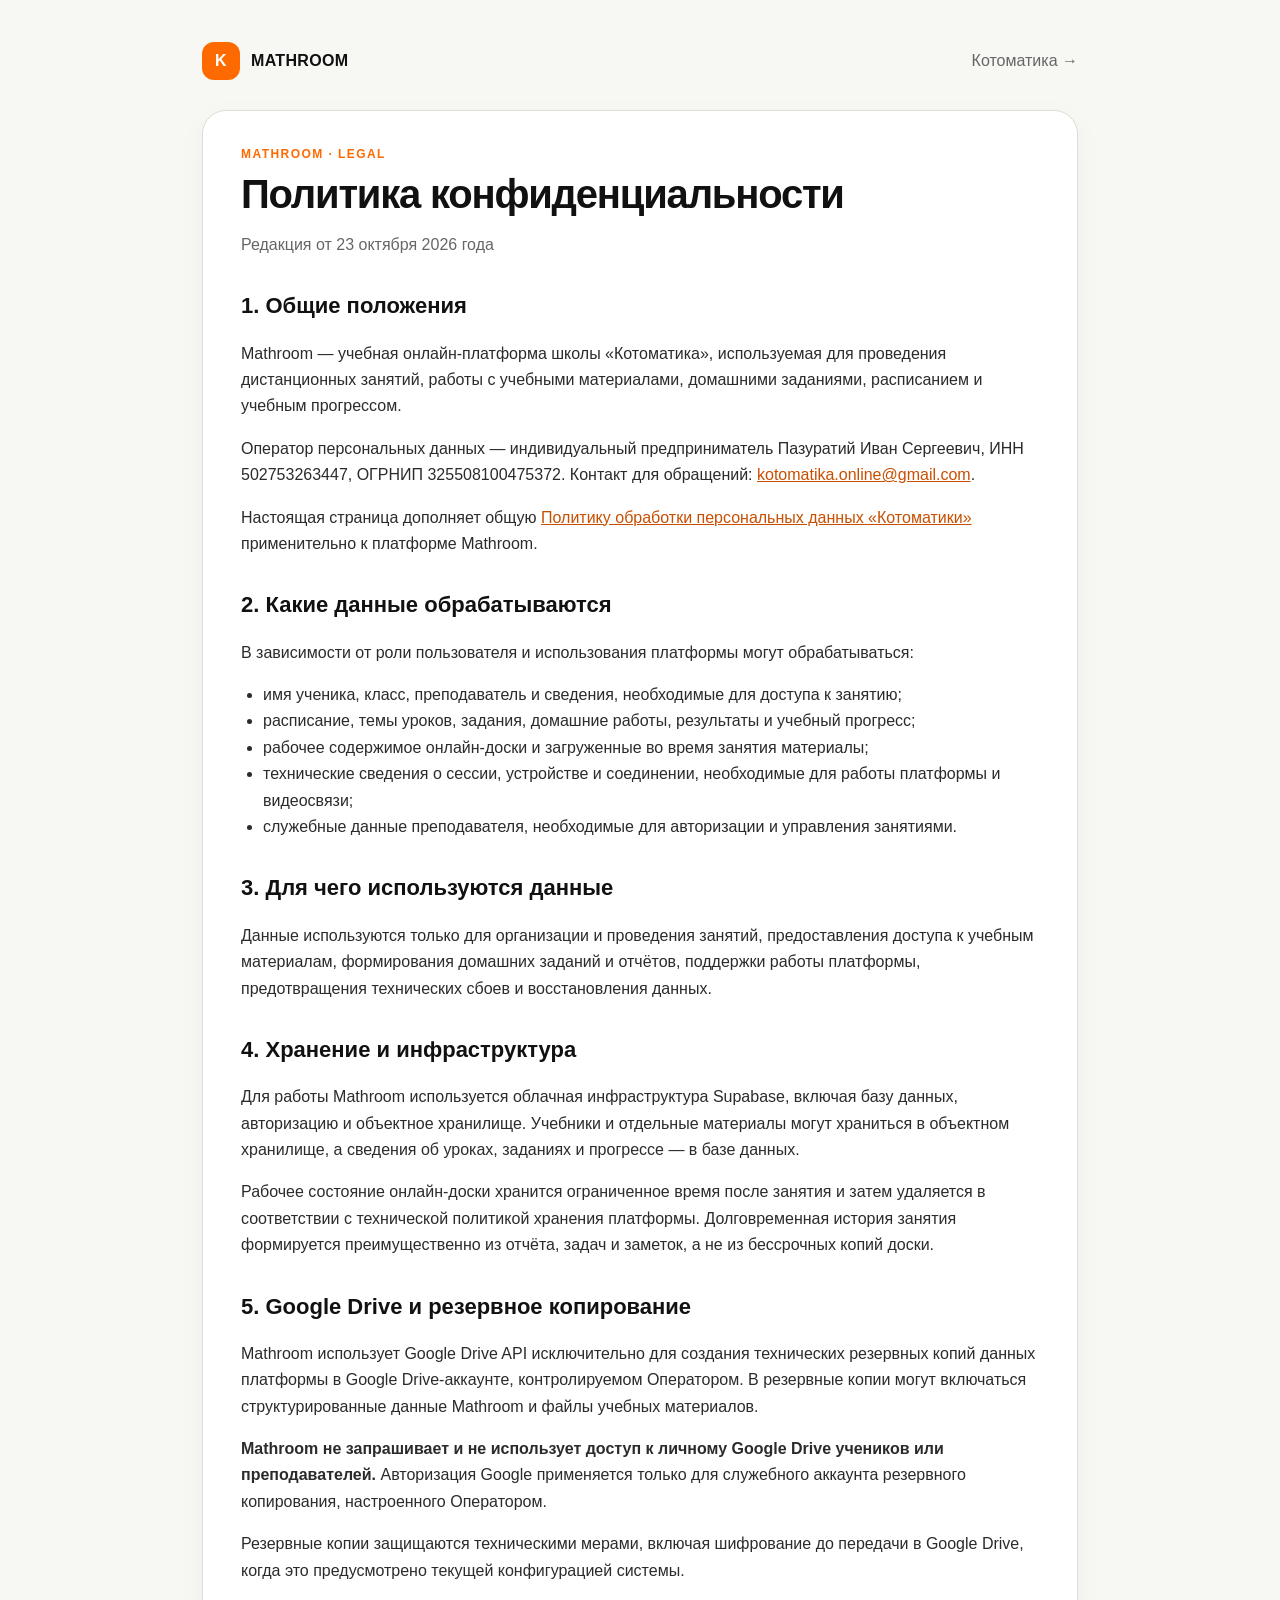
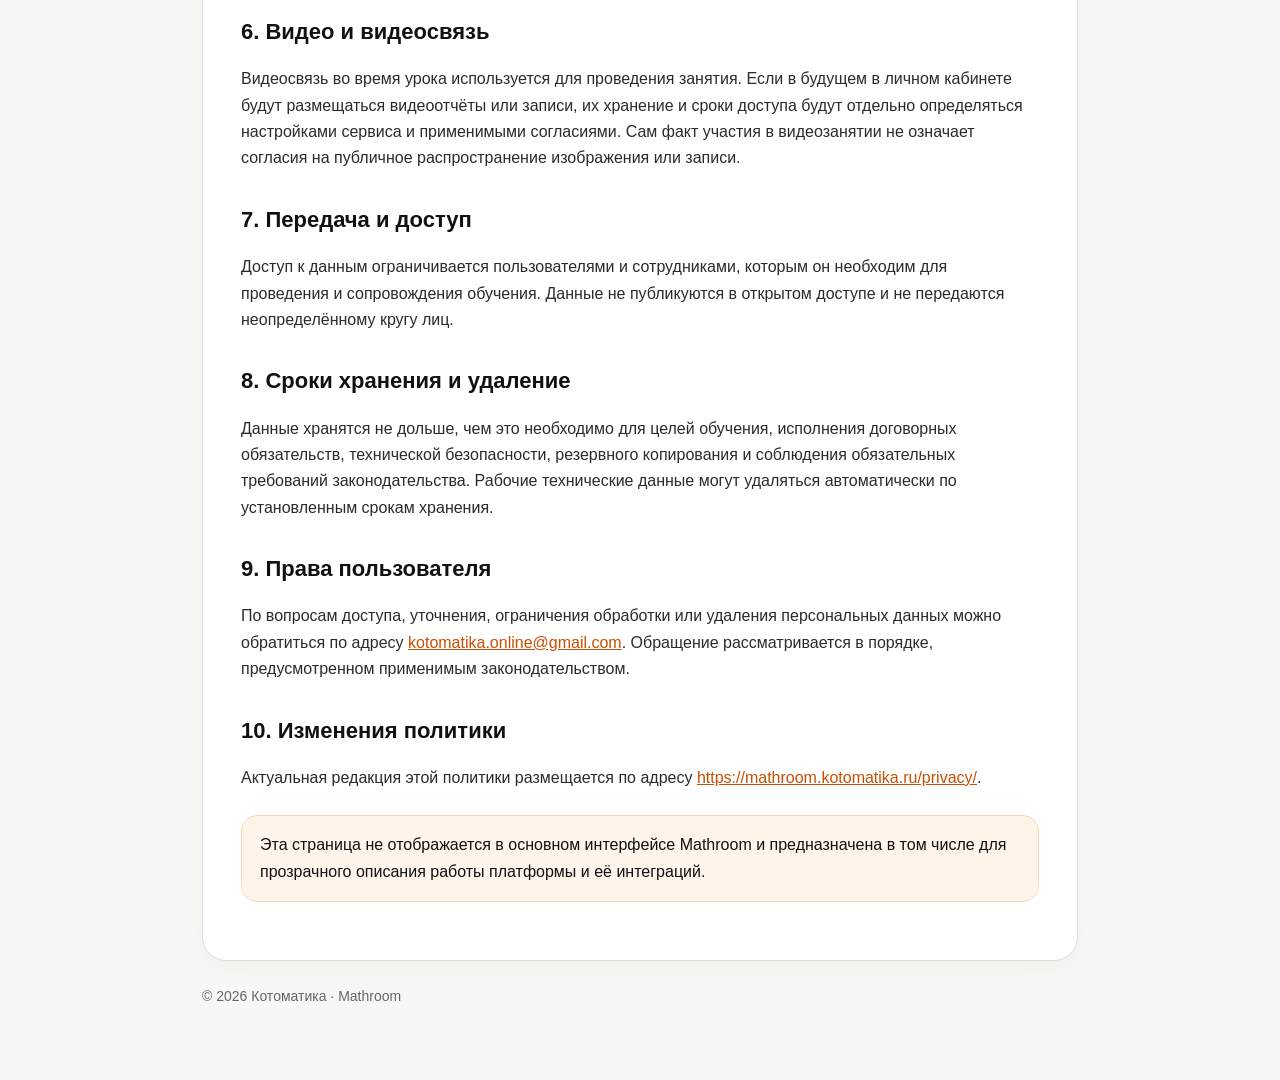
<file: privacy/index.html>
<!doctype html>
<html lang="ru">
<head>
<meta charset="utf-8">
<meta name="viewport" content="width=device-width,initial-scale=1">
<title>Политика конфиденциальности Mathroom</title>
<meta name="description" content="Политика конфиденциальности учебной платформы Mathroom онлайн-школы Котоматика.">
<link rel="canonical" href="https://mathroom.kotomatika.ru/privacy/">
<link rel="icon" href="/favicon.svg" type="image/svg+xml">

<style>
:root{--bg:#f7f7f4;--card:#fff;--ink:#111;--muted:#666;--line:#deded8;--accent:#ff6a00}
*{box-sizing:border-box}body{margin:0;background:var(--bg);color:var(--ink);font:16px/1.65 Inter,Arial,sans-serif}
.wrap{max-width:920px;margin:0 auto;padding:42px 22px 72px}
.top{display:flex;align-items:center;justify-content:space-between;gap:20px;margin-bottom:30px}
.brand{display:flex;align-items:center;gap:11px;text-decoration:none;color:var(--ink);font-weight:850;letter-spacing:.02em}
.mark{width:38px;height:38px;border-radius:12px;background:var(--accent);display:grid;place-items:center;color:#fff;font-weight:900}
.back{color:var(--muted);text-decoration:none}.back:hover{color:var(--ink)}
.card{background:var(--card);border:1px solid var(--line);border-radius:24px;padding:34px 38px;box-shadow:0 8px 30px rgba(0,0,0,.035)}
.eyebrow{font-size:12px;font-weight:850;letter-spacing:.12em;color:var(--accent);text-transform:uppercase}
h1{font-size:40px;line-height:1.08;margin:8px 0 10px;letter-spacing:-.03em}h2{font-size:22px;margin:30px 0 8px}
p,li{color:#2b2b2b}.muted{color:var(--muted)}a{color:#c84f00}ul{padding-left:22px}
.note{margin:24px 0;padding:16px 18px;background:#fff4ea;border:1px solid #ffd5b8;border-radius:16px}
footer{margin-top:24px;color:var(--muted);font-size:14px}
@media(max-width:640px){.wrap{padding:24px 14px 48px}.card{padding:24px 20px;border-radius:18px}h1{font-size:32px}.top{align-items:flex-start;flex-direction:column}}
</style>
</head>
<body>
<div class="wrap">
  <div class="top">
    <a class="brand" href="/"><span class="mark">K</span><span>MATHROOM</span></a>
    <a class="back" href="https://kotomatika.ru/">Котоматика →</a>
  </div>
  <article class="card">
    <div class="eyebrow">Mathroom · legal</div>
    <h1>Политика конфиденциальности</h1>
    <p class="muted">Редакция от 23 октября 2026 года</p>

    <h2>1. Общие положения</h2>
    <p>Mathroom — учебная онлайн-платформа школы «Котоматика», используемая для проведения дистанционных занятий, работы с учебными материалами, домашними заданиями, расписанием и учебным прогрессом.</p>
    <p>Оператор персональных данных — индивидуальный предприниматель Пазуратий Иван Сергеевич, ИНН 502753263447, ОГРНИП 325508100475372. Контакт для обращений: <a href="mailto:kotomatika.online@gmail.com">kotomatika.online@gmail.com</a>.</p>
    <p>Настоящая страница дополняет общую <a href="https://kotomatika.ru/privacy/">Политику обработки персональных данных «Котоматики»</a> применительно к платформе Mathroom.</p>

    <h2>2. Какие данные обрабатываются</h2>
    <p>В зависимости от роли пользователя и использования платформы могут обрабатываться:</p>
    <ul>
      <li>имя ученика, класс, преподаватель и сведения, необходимые для доступа к занятию;</li>
      <li>расписание, темы уроков, задания, домашние работы, результаты и учебный прогресс;</li>
      <li>рабочее содержимое онлайн-доски и загруженные во время занятия материалы;</li>
      <li>технические сведения о сессии, устройстве и соединении, необходимые для работы платформы и видеосвязи;</li>
      <li>служебные данные преподавателя, необходимые для авторизации и управления занятиями.</li>
    </ul>

    <h2>3. Для чего используются данные</h2>
    <p>Данные используются только для организации и проведения занятий, предоставления доступа к учебным материалам, формирования домашних заданий и отчётов, поддержки работы платформы, предотвращения технических сбоев и восстановления данных.</p>

    <h2>4. Хранение и инфраструктура</h2>
    <p>Для работы Mathroom используется облачная инфраструктура Supabase, включая базу данных, авторизацию и объектное хранилище. Учебники и отдельные материалы могут храниться в объектном хранилище, а сведения об уроках, заданиях и прогрессе — в базе данных.</p>
    <p>Рабочее состояние онлайн-доски хранится ограниченное время после занятия и затем удаляется в соответствии с технической политикой хранения платформы. Долговременная история занятия формируется преимущественно из отчёта, задач и заметок, а не из бессрочных копий доски.</p>

    <h2>5. Google Drive и резервное копирование</h2>
    <p>Mathroom использует Google Drive API исключительно для создания технических резервных копий данных платформы в Google Drive-аккаунте, контролируемом Оператором. В резервные копии могут включаться структурированные данные Mathroom и файлы учебных материалов.</p>
    <p><strong>Mathroom не запрашивает и не использует доступ к личному Google Drive учеников или преподавателей.</strong> Авторизация Google применяется только для служебного аккаунта резервного копирования, настроенного Оператором.</p>
    <p>Резервные копии защищаются техническими мерами, включая шифрование до передачи в Google Drive, когда это предусмотрено текущей конфигурацией системы.</p>

    <h2>6. Видео и видеосвязь</h2>
    <p>Видеосвязь во время урока используется для проведения занятия. Если в будущем в личном кабинете будут размещаться видеоотчёты или записи, их хранение и сроки доступа будут отдельно определяться настройками сервиса и применимыми согласиями. Сам факт участия в видеозанятии не означает согласия на публичное распространение изображения или записи.</p>

    <h2>7. Передача и доступ</h2>
    <p>Доступ к данным ограничивается пользователями и сотрудниками, которым он необходим для проведения и сопровождения обучения. Данные не публикуются в открытом доступе и не передаются неопределённому кругу лиц.</p>

    <h2>8. Сроки хранения и удаление</h2>
    <p>Данные хранятся не дольше, чем это необходимо для целей обучения, исполнения договорных обязательств, технической безопасности, резервного копирования и соблюдения обязательных требований законодательства. Рабочие технические данные могут удаляться автоматически по установленным срокам хранения.</p>

    <h2>9. Права пользователя</h2>
    <p>По вопросам доступа, уточнения, ограничения обработки или удаления персональных данных можно обратиться по адресу <a href="mailto:kotomatika.online@gmail.com">kotomatika.online@gmail.com</a>. Обращение рассматривается в порядке, предусмотренном применимым законодательством.</p>

    <h2>10. Изменения политики</h2>
    <p>Актуальная редакция этой политики размещается по адресу <a href="https://mathroom.kotomatika.ru/privacy/">https://mathroom.kotomatika.ru/privacy/</a>.</p>

    <div class="note">Эта страница не отображается в основном интерфейсе Mathroom и предназначена в том числе для прозрачного описания работы платформы и её интеграций.</div>
  </article>
  <footer>© 2026 Котоматика · Mathroom</footer>
</div>
</body>
</html>
</file>
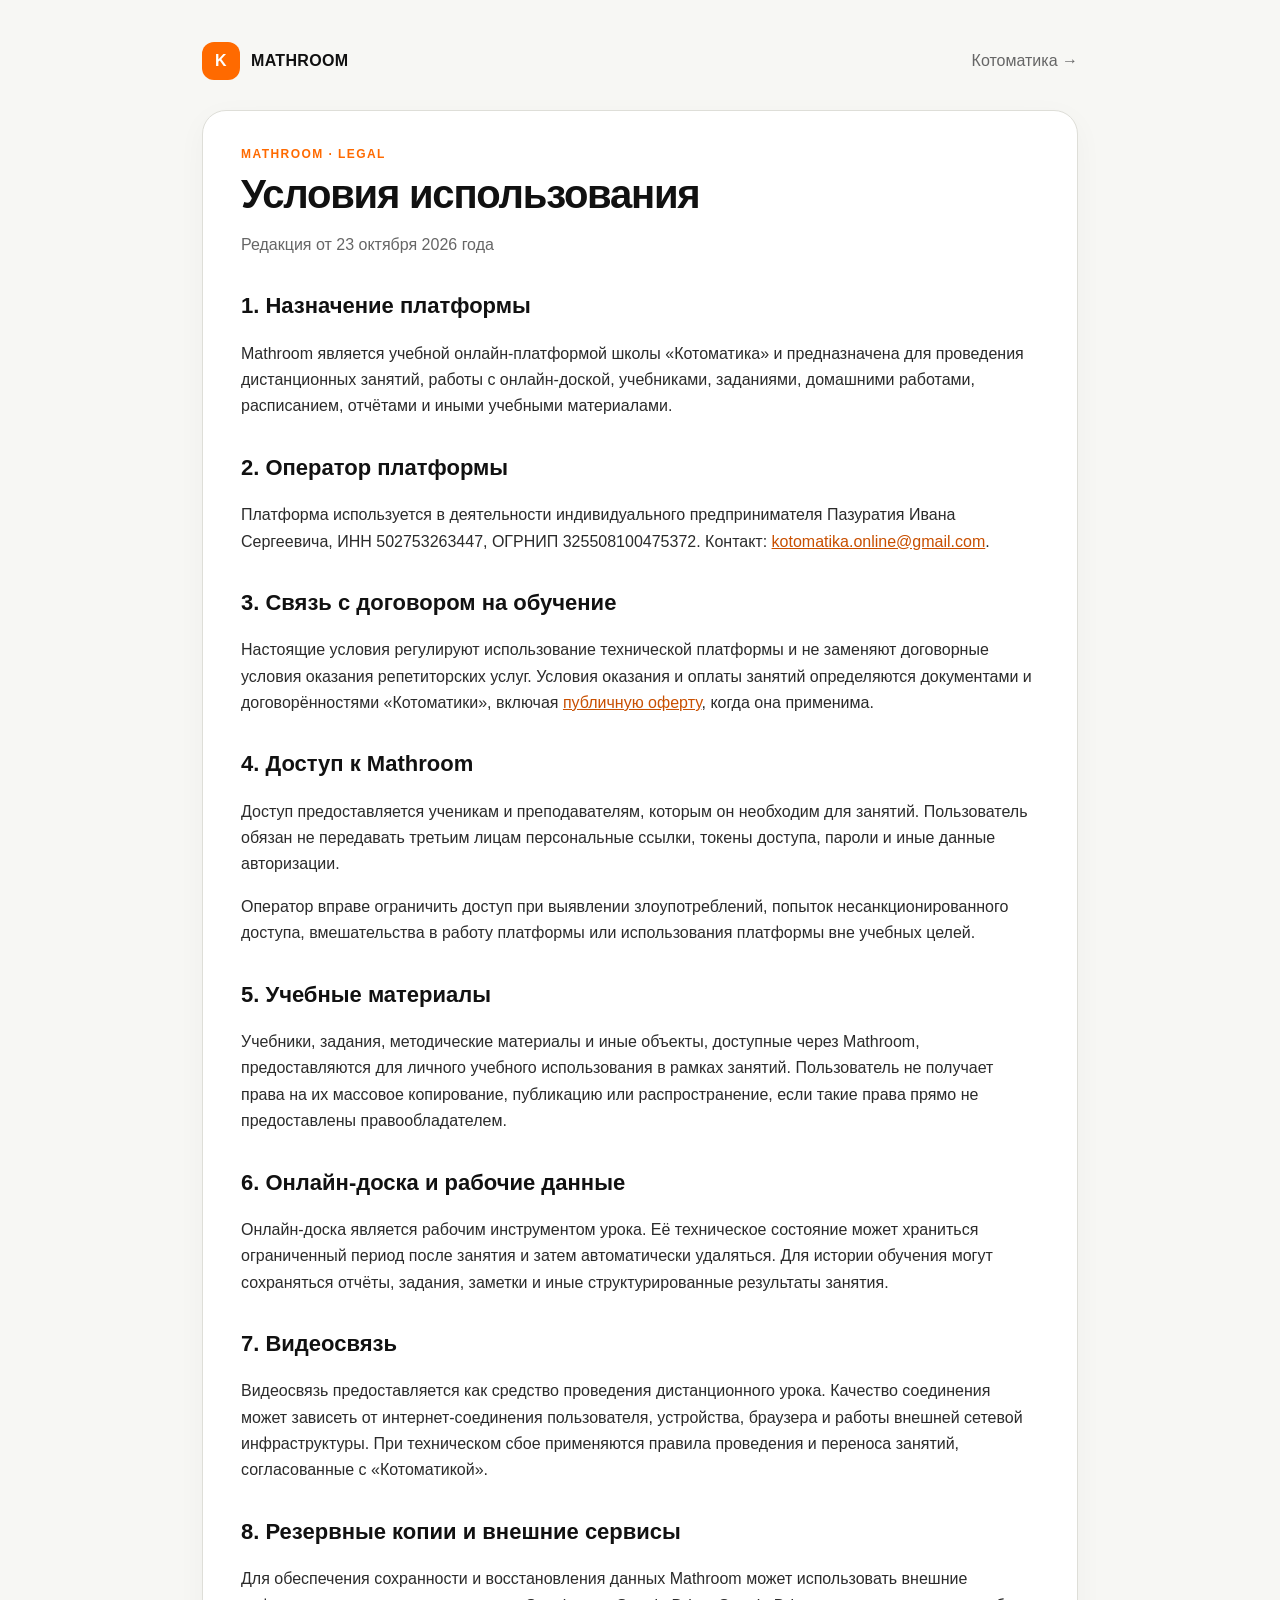
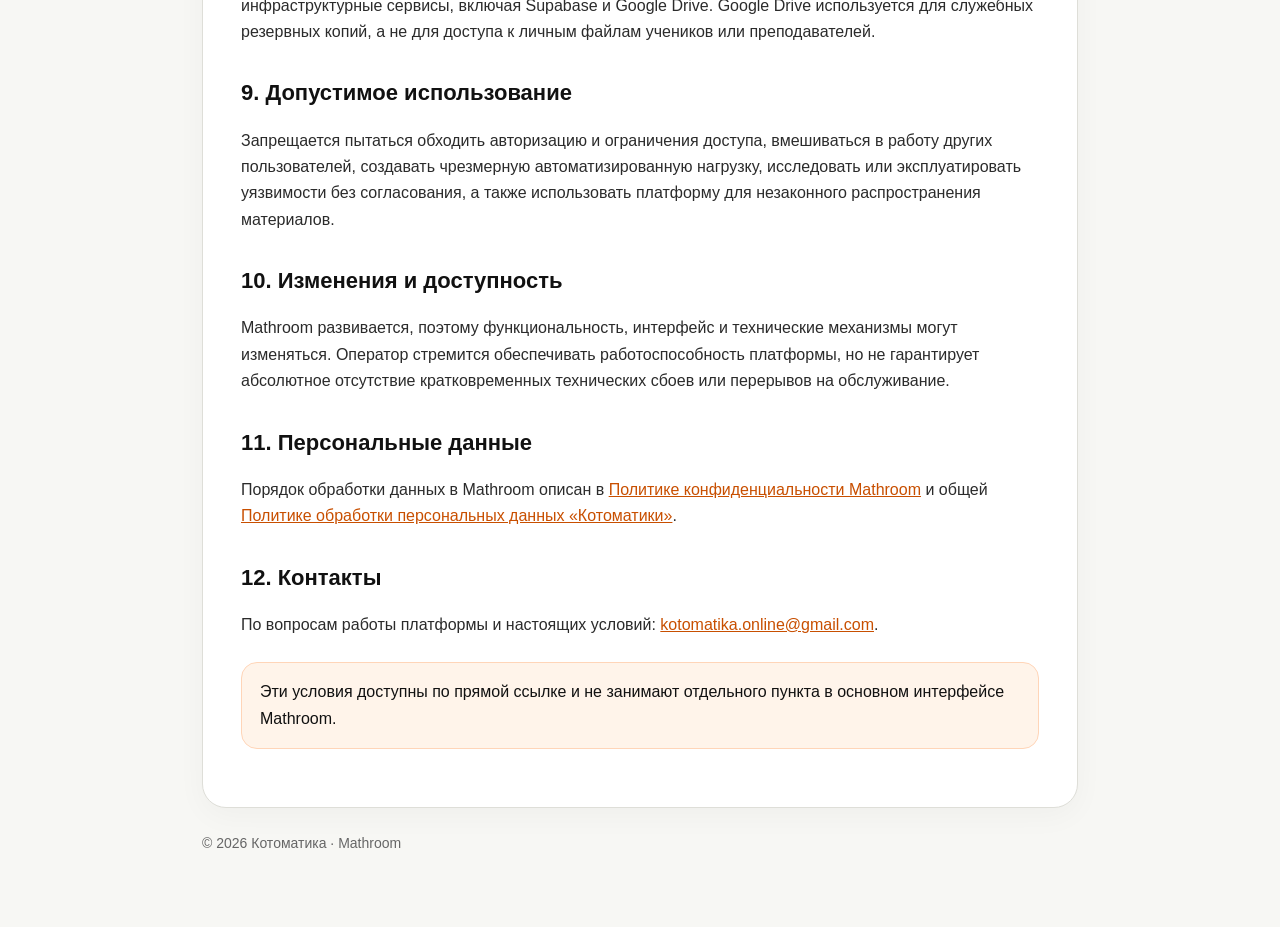
<file: terms/index.html>
<!doctype html>
<html lang="ru">
<head>
<meta charset="utf-8">
<meta name="viewport" content="width=device-width,initial-scale=1">
<title>Условия использования Mathroom</title>
<meta name="description" content="Условия использования учебной платформы Mathroom онлайн-школы Котоматика.">
<link rel="canonical" href="https://mathroom.kotomatika.ru/terms/">
<link rel="icon" href="/favicon.svg" type="image/svg+xml">

<style>
:root{--bg:#f7f7f4;--card:#fff;--ink:#111;--muted:#666;--line:#deded8;--accent:#ff6a00}
*{box-sizing:border-box}body{margin:0;background:var(--bg);color:var(--ink);font:16px/1.65 Inter,Arial,sans-serif}
.wrap{max-width:920px;margin:0 auto;padding:42px 22px 72px}
.top{display:flex;align-items:center;justify-content:space-between;gap:20px;margin-bottom:30px}
.brand{display:flex;align-items:center;gap:11px;text-decoration:none;color:var(--ink);font-weight:850;letter-spacing:.02em}
.mark{width:38px;height:38px;border-radius:12px;background:var(--accent);display:grid;place-items:center;color:#fff;font-weight:900}
.back{color:var(--muted);text-decoration:none}.back:hover{color:var(--ink)}
.card{background:var(--card);border:1px solid var(--line);border-radius:24px;padding:34px 38px;box-shadow:0 8px 30px rgba(0,0,0,.035)}
.eyebrow{font-size:12px;font-weight:850;letter-spacing:.12em;color:var(--accent);text-transform:uppercase}
h1{font-size:40px;line-height:1.08;margin:8px 0 10px;letter-spacing:-.03em}h2{font-size:22px;margin:30px 0 8px}
p,li{color:#2b2b2b}.muted{color:var(--muted)}a{color:#c84f00}ul{padding-left:22px}
.note{margin:24px 0;padding:16px 18px;background:#fff4ea;border:1px solid #ffd5b8;border-radius:16px}
footer{margin-top:24px;color:var(--muted);font-size:14px}
@media(max-width:640px){.wrap{padding:24px 14px 48px}.card{padding:24px 20px;border-radius:18px}h1{font-size:32px}.top{align-items:flex-start;flex-direction:column}}
</style>
</head>
<body>
<div class="wrap">
  <div class="top">
    <a class="brand" href="/"><span class="mark">K</span><span>MATHROOM</span></a>
    <a class="back" href="https://kotomatika.ru/">Котоматика →</a>
  </div>
  <article class="card">
    <div class="eyebrow">Mathroom · legal</div>
    <h1>Условия использования</h1>
    <p class="muted">Редакция от 23 октября 2026 года</p>

    <h2>1. Назначение платформы</h2>
    <p>Mathroom является учебной онлайн-платформой школы «Котоматика» и предназначена для проведения дистанционных занятий, работы с онлайн-доской, учебниками, заданиями, домашними работами, расписанием, отчётами и иными учебными материалами.</p>

    <h2>2. Оператор платформы</h2>
    <p>Платформа используется в деятельности индивидуального предпринимателя Пазуратия Ивана Сергеевича, ИНН 502753263447, ОГРНИП 325508100475372. Контакт: <a href="mailto:kotomatika.online@gmail.com">kotomatika.online@gmail.com</a>.</p>

    <h2>3. Связь с договором на обучение</h2>
    <p>Настоящие условия регулируют использование технической платформы и не заменяют договорные условия оказания репетиторских услуг. Условия оказания и оплаты занятий определяются документами и договорённостями «Котоматики», включая <a href="https://kotomatika.ru/terms/">публичную оферту</a>, когда она применима.</p>

    <h2>4. Доступ к Mathroom</h2>
    <p>Доступ предоставляется ученикам и преподавателям, которым он необходим для занятий. Пользователь обязан не передавать третьим лицам персональные ссылки, токены доступа, пароли и иные данные авторизации.</p>
    <p>Оператор вправе ограничить доступ при выявлении злоупотреблений, попыток несанкционированного доступа, вмешательства в работу платформы или использования платформы вне учебных целей.</p>

    <h2>5. Учебные материалы</h2>
    <p>Учебники, задания, методические материалы и иные объекты, доступные через Mathroom, предоставляются для личного учебного использования в рамках занятий. Пользователь не получает права на их массовое копирование, публикацию или распространение, если такие права прямо не предоставлены правообладателем.</p>

    <h2>6. Онлайн-доска и рабочие данные</h2>
    <p>Онлайн-доска является рабочим инструментом урока. Её техническое состояние может храниться ограниченный период после занятия и затем автоматически удаляться. Для истории обучения могут сохраняться отчёты, задания, заметки и иные структурированные результаты занятия.</p>

    <h2>7. Видеосвязь</h2>
    <p>Видеосвязь предоставляется как средство проведения дистанционного урока. Качество соединения может зависеть от интернет-соединения пользователя, устройства, браузера и работы внешней сетевой инфраструктуры. При техническом сбое применяются правила проведения и переноса занятий, согласованные с «Котоматикой».</p>

    <h2>8. Резервные копии и внешние сервисы</h2>
    <p>Для обеспечения сохранности и восстановления данных Mathroom может использовать внешние инфраструктурные сервисы, включая Supabase и Google Drive. Google Drive используется для служебных резервных копий, а не для доступа к личным файлам учеников или преподавателей.</p>

    <h2>9. Допустимое использование</h2>
    <p>Запрещается пытаться обходить авторизацию и ограничения доступа, вмешиваться в работу других пользователей, создавать чрезмерную автоматизированную нагрузку, исследовать или эксплуатировать уязвимости без согласования, а также использовать платформу для незаконного распространения материалов.</p>

    <h2>10. Изменения и доступность</h2>
    <p>Mathroom развивается, поэтому функциональность, интерфейс и технические механизмы могут изменяться. Оператор стремится обеспечивать работоспособность платформы, но не гарантирует абсолютное отсутствие кратковременных технических сбоев или перерывов на обслуживание.</p>

    <h2>11. Персональные данные</h2>
    <p>Порядок обработки данных в Mathroom описан в <a href="https://mathroom.kotomatika.ru/privacy/">Политике конфиденциальности Mathroom</a> и общей <a href="https://kotomatika.ru/privacy/">Политике обработки персональных данных «Котоматики»</a>.</p>

    <h2>12. Контакты</h2>
    <p>По вопросам работы платформы и настоящих условий: <a href="mailto:kotomatika.online@gmail.com">kotomatika.online@gmail.com</a>.</p>

    <div class="note">Эти условия доступны по прямой ссылке и не занимают отдельного пункта в основном интерфейсе Mathroom.</div>
  </article>
  <footer>© 2026 Котоматика · Mathroom</footer>
</div>
</body>
</html>
</file>
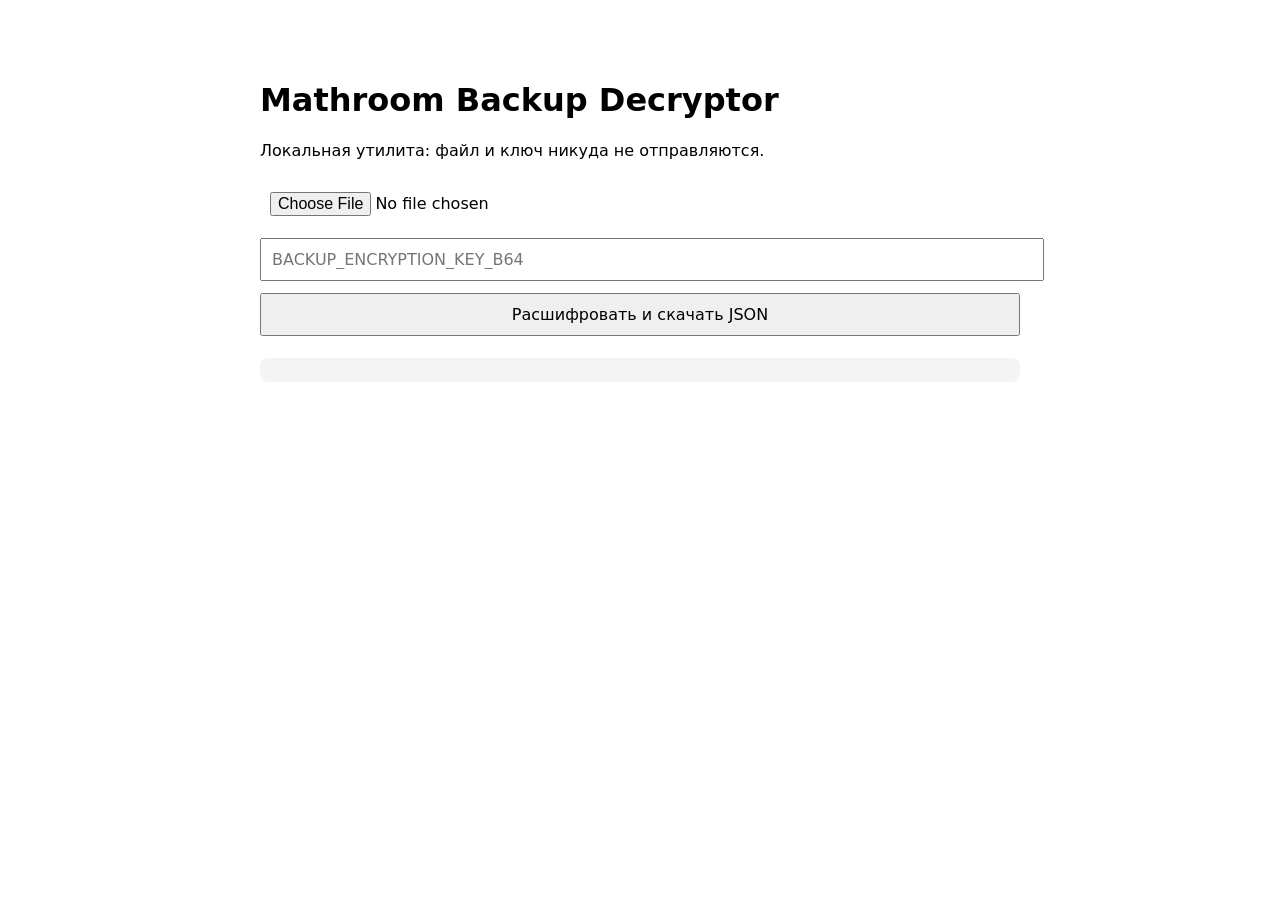
<file: tools/decrypt-backup.html>
<!doctype html><meta charset="utf-8"><title>Mathroom Backup Decryptor</title>
<style>body{font:16px system-ui;max-width:760px;margin:40px auto;padding:20px}input,button{font:inherit;padding:10px;margin:6px 0;width:100%}pre{white-space:pre-wrap;background:#f4f4f4;padding:12px;border-radius:8px}</style>
<h1>Mathroom Backup Decryptor</h1><p>Локальная утилита: файл и ключ никуда не отправляются.</p>
<input id="file" type="file" accept=".enc"><input id="key" placeholder="BACKUP_ENCRYPTION_KEY_B64"><button id="go">Расшифровать и скачать JSON</button><pre id="status"></pre>
<script>
const bytes=s=>Uint8Array.from(atob(s),c=>c.charCodeAt(0));
go.onclick=async()=>{try{status.textContent='Расшифровываем…';const b=new Uint8Array(await file.files[0].arrayBuffer());const magic=new TextDecoder().decode(b.slice(0,9));if(magic!=='MATHROOM1')throw Error('Неверный формат');const iv=b.slice(9,21),cipher=b.slice(21),raw=bytes(key.value.trim());if(raw.length!==32)throw Error('Ключ должен декодироваться в 32 байта');const k=await crypto.subtle.importKey('raw',raw,'AES-GCM',false,['decrypt']);const gz=await crypto.subtle.decrypt({name:'AES-GCM',iv},k,cipher);const stream=new Blob([gz]).stream().pipeThrough(new DecompressionStream('gzip'));const json=await new Response(stream).text();JSON.parse(json);const u=URL.createObjectURL(new Blob([json],{type:'application/json'}));const a=document.createElement('a');a.href=u;a.download='mathroom-backup.json';a.click();setTimeout(()=>URL.revokeObjectURL(u),1000);status.textContent='Готово.'}catch(e){status.textContent=e.message}}
</script>
</file>
